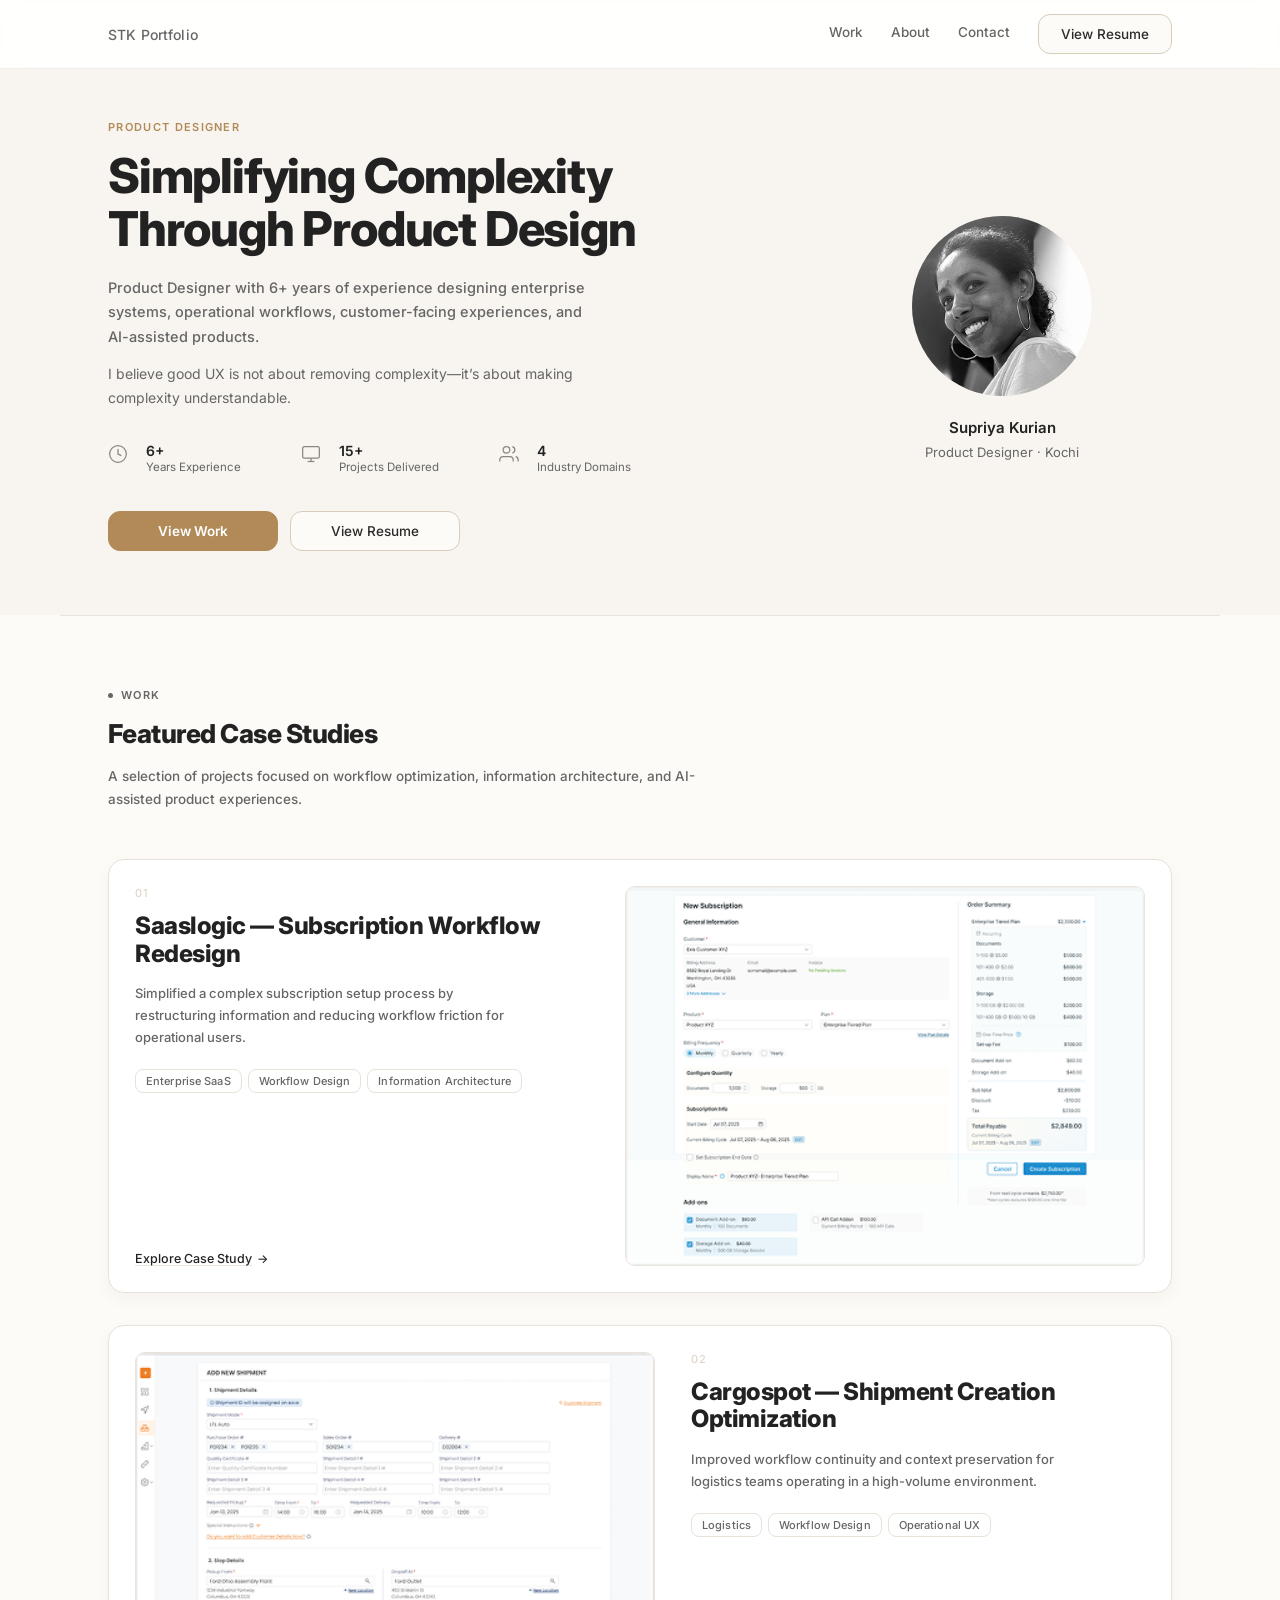
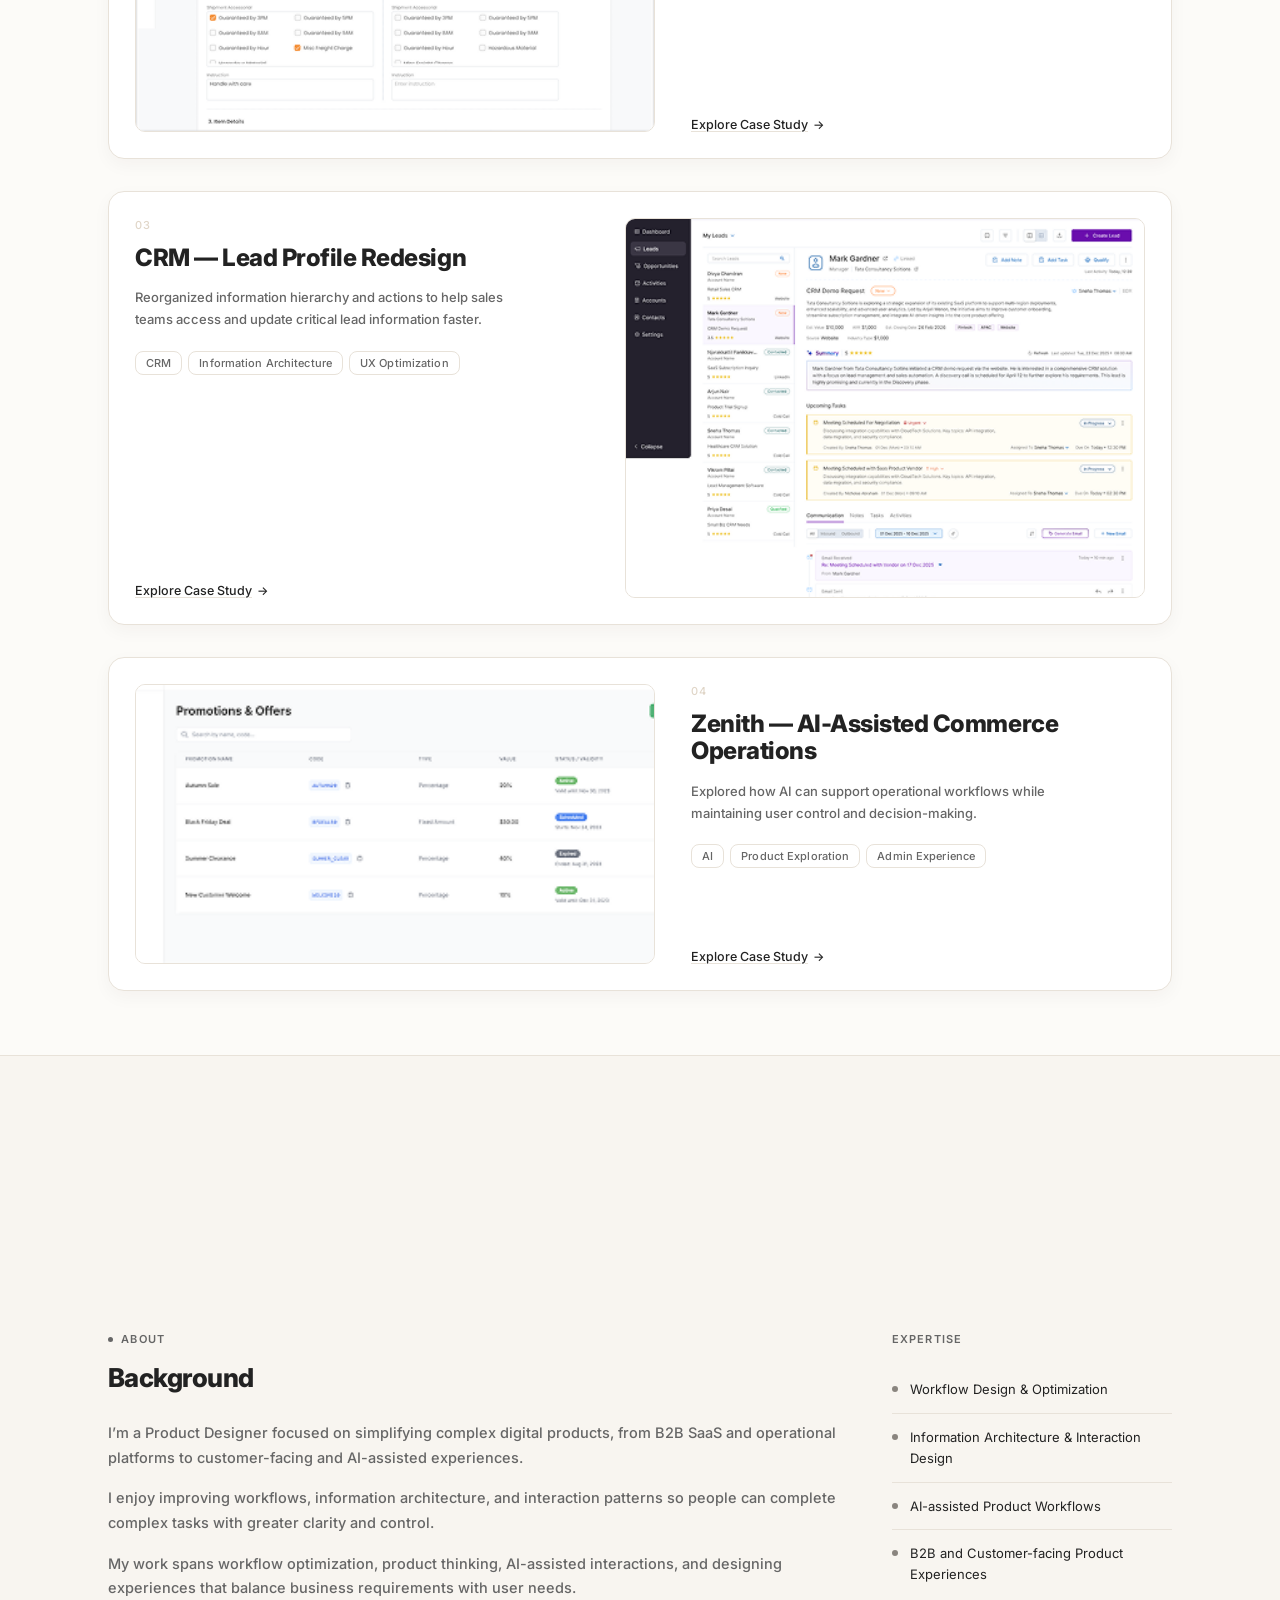
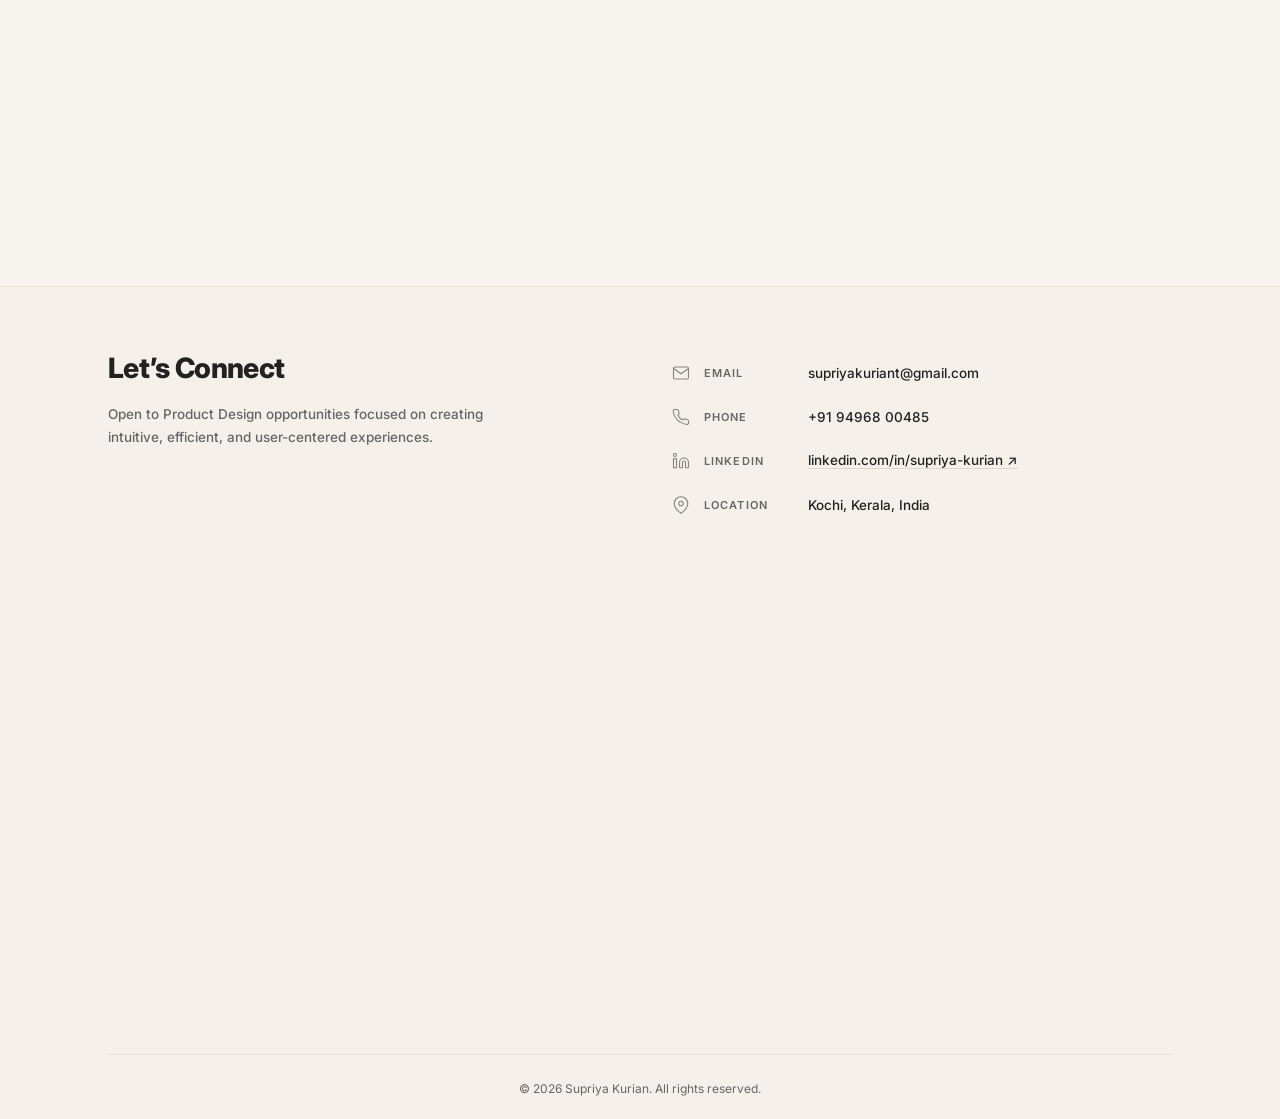
<file: index.html>
<!DOCTYPE html>
<html lang="en">
<head>
<meta charset="UTF-8">
<meta name="viewport" content="width=device-width, initial-scale=1.0">
<title>Supriya Kurian — Product Designer</title>
<link rel="preconnect" href="https://fonts.googleapis.com">
<link href="https://fonts.googleapis.com/css2?family=Inter:wght@400;500;600;800&display=swap" rel="stylesheet">
<link rel="stylesheet" href="css/style.css">
</head>
<body>

<nav class="nav">
  <div class="container">
    <a class="nav-logo" href="/" style="text-decoration:none">STK Portfolio</a>
    <div class="nav-links">
      <a class="nav-link" href="#work">Work</a>
      <a class="nav-link" href="#about">About</a>
      <a class="nav-link" href="#contact">Contact</a>
      <button class="nav-hamburger" aria-label="Open navigation" aria-expanded="false">
        <span></span><span></span><span></span>
      </button>
      <a class="nav-resume" href="resume.html">View Resume</a>
    </div>
  </div>
</nav>
<div class="nav-mobile-menu" id="navMobileMenu">
  <a class="nav-mobile-link" href="#work">Work</a>
  <a class="nav-mobile-link" href="#about">About</a>
  <a class="nav-mobile-link" href="#contact">Contact</a>
</div>

<section class="hero">
  <div class="container">
  <div class="hero-inner">

    <div class="hero-left">
      <p class="role-label">Product Designer</p>
      <h1 class="hero-name">Simplifying Complexity Through Product Design</h1>
      <p class="hero-intro">Product Designer with 6+ years of experience designing enterprise systems, operational workflows, customer-facing experiences, and AI-assisted products.</p>
      <p class="hero-philosophy">I believe good UX is not about removing complexity&mdash;it&rsquo;s about making complexity understandable.</p>
      <div class="stats-row">
        <div class="stat-item">
          <div class="stat-icon">
            <svg viewBox="0 0 24 24" fill="none" stroke="currentColor" stroke-width="1.5"><circle cx="12" cy="12" r="10"/><polyline points="12 6 12 12 16 14"/></svg>
          </div>
          <div class="stat-text">
            <span class="stat-num">6+</span>
            <span class="stat-label">Years Experience</span>
          </div>
        </div>
        <div class="stat-item">
          <div class="stat-icon">
            <svg viewBox="0 0 24 24" fill="none" stroke="currentColor" stroke-width="1.5"><rect x="2" y="3" width="20" height="14" rx="2"/><line x1="8" y1="21" x2="16" y2="21"/><line x1="12" y1="17" x2="12" y2="21"/></svg>
          </div>
          <div class="stat-text">
            <span class="stat-num">15+</span>
            <span class="stat-label">Projects Delivered</span>
          </div>
        </div>
        <div class="stat-item">
          <div class="stat-icon">
            <svg viewBox="0 0 24 24" fill="none" stroke="currentColor" stroke-width="1.5"><path d="M17 21v-2a4 4 0 0 0-4-4H5a4 4 0 0 0-4 4v2"/><circle cx="9" cy="7" r="4"/><path d="M23 21v-2a4 4 0 0 0-3-3.87"/><path d="M16 3.13a4 4 0 0 1 0 7.75"/></svg>
          </div>
          <div class="stat-text">
            <span class="stat-num">4</span>
            <span class="stat-label">Industry Domains</span>
          </div>
        </div>
      </div>
      <div class="ctas">
        <a class="cta-p" href="#work">View Work</a>
        <a class="cta-s" href="resume.html">View Resume</a>
      </div>
    </div>

    <div class="hero-right">
      <div class="portrait">
        <img src="assets/images/portrait.png" alt="Supriya Kurian">
      </div>
      <p class="id-name">Supriya Kurian</p>
      <p class="id-role">Product Designer · Kochi</p>
    </div>

  </div>
  </div>
</section>

<section class="sec container" id="work">
  <p class="sec-label-eyebrow reveal">Work</p>
  <h2 class="sec-label reveal" style="transition-delay:60ms">Featured Case Studies</h2>
  <p class="sec-desc reveal" style="transition-delay:120ms">A selection of projects focused on workflow optimization, information architecture, and AI-assisted product experiences.</p>

  <div class="projects">

    <article class="proj reveal">
      <div class="pcontent">
        <p class="p-num">01</p>
        <h3 class="p-name">Saaslogic — Subscription Workflow Redesign</h3>
        <p class="p-desc">Simplified a complex subscription setup process by restructuring information and reducing workflow friction for operational users.</p>
        <div class="p-tags">
          <span class="tag">Enterprise SaaS</span>
          <span class="tag">Workflow Design</span>
          <span class="tag">Information Architecture</span>
        </div>
        <a class="p-link proj-link" href="saaslogic.html"><span class="p-link-text">Explore Case Study</span><span class="p-link-arr">→</span></a>
      </div>
      <div class="pvisual">
        <img class="pv-img" src="assets/images/saaslogic-thumb.png" alt="Saaslogic subscription workflow screen">
      </div>
    </article>

    <article class="proj proj-alt reveal">
      <div class="pcontent">
        <p class="p-num">02</p>
        <h3 class="p-name">Cargospot — Shipment Creation Optimization</h3>
        <p class="p-desc">Improved workflow continuity and context preservation for logistics teams operating in a high-volume environment.</p>
        <div class="p-tags">
          <span class="tag">Logistics</span>
          <span class="tag">Workflow Design</span>
          <span class="tag">Operational UX</span>
        </div>
        <a class="p-link proj-link" href="cargospot.html"><span class="p-link-text">Explore Case Study</span><span class="p-link-arr">→</span></a>
      </div>
      <div class="pvisual">
        <img class="pv-img" src="assets/images/cargospot-thumb.png" alt="Cargospot shipment creation screen">
      </div>
    </article>

    <article class="proj reveal">
      <div class="pcontent">
        <p class="p-num">03</p>
        <h3 class="p-name">CRM — Lead Profile Redesign</h3>
        <p class="p-desc">Reorganized information hierarchy and actions to help sales teams access and update critical lead information faster.</p>
        <div class="p-tags">
          <span class="tag">CRM</span>
          <span class="tag">Information Architecture</span>
          <span class="tag">UX Optimization</span>
        </div>
        <a class="p-link proj-link" href="crm.html"><span class="p-link-text">Explore Case Study</span><span class="p-link-arr">→</span></a>
      </div>
      <div class="pvisual">
        <img class="pv-img" src="assets/images/crm-thumb.png" alt="CRM lead profile screen">
      </div>
    </article>

    <article class="proj proj-alt reveal">
      <div class="pcontent">
        <p class="p-num">04</p>
        <h3 class="p-name">Zenith — AI-Assisted Commerce Operations</h3>
        <p class="p-desc">Explored how AI can support operational workflows while maintaining user control and decision-making.</p>
        <div class="p-tags">
          <span class="tag">AI</span>
          <span class="tag">Product Exploration</span>
          <span class="tag">Admin Experience</span>
        </div>
        <a class="p-link proj-link" href="zenith.html"><span class="p-link-text">Explore Case Study</span><span class="p-link-arr">→</span></a>
      </div>
      <div class="pvisual">
        <img class="pv-img" src="assets/images/zenith-thumb.png" alt="Zenith promotions and offers screen">
      </div>
    </article>

  </div>
</section>


<section class="about-sec" id="about">
  <div class="about-inner container">
    <div class="about-grid">
      <div class="about-left">
        <p class="sec-label-eyebrow reveal">About</p>
        <h2 class="about-heading reveal" style="transition-delay:60ms">Background</h2>
        <p class="about-bio reveal" style="transition-delay:130ms">I&rsquo;m a Product Designer focused on simplifying complex digital products, from B2B SaaS and operational platforms to customer-facing and AI-assisted experiences.</p>
        <p class="about-bio reveal" style="transition-delay:180ms">I enjoy improving workflows, information architecture, and interaction patterns so people can complete complex tasks with greater clarity and control.</p>
        <p class="about-bio reveal" style="transition-delay:230ms">My work spans workflow optimization, product thinking, AI-assisted interactions, and designing experiences that balance business requirements with user needs.</p>
      </div>
      <div class="about-right">
        <p class="about-skills-label reveal" style="transition-delay:290ms">Expertise</p>
        <ul class="about-skills">
          <li class="about-skill-item reveal" style="transition-delay:330ms">
            <span class="skill-dot"></span>
            <span>Workflow Design &amp; Optimization</span>
          </li>
          <li class="about-skill-item reveal" style="transition-delay:370ms">
            <span class="skill-dot"></span>
            <span>Information Architecture &amp; Interaction Design</span>
          </li>
          <li class="about-skill-item reveal" style="transition-delay:410ms">
            <span class="skill-dot"></span>
            <span>AI-assisted Product Workflows</span>
          </li>
          <li class="about-skill-item reveal" style="transition-delay:450ms">
            <span class="skill-dot"></span>
            <span>B2B and Customer-facing Product Experiences</span>
          </li>
        </ul>
      </div>
    </div>
  </div>
</section>

<section class="contact-sec" id="contact">
  <div class="contact-inner container">
    <div class="contact-grid">
      <div>
        <h2 class="contact-heading reveal">Let&rsquo;s Connect</h2>
        <p class="contact-text reveal" style="transition-delay:70ms">Open to Product Design opportunities focused on creating intuitive, efficient, and user-centered experiences.</p>
      </div>
      <div class="contact-list">
        <div class="contact-item reveal" style="transition-delay:150ms">
          <svg class="contact-icon" viewBox="0 0 24 24" fill="none" stroke="currentColor" stroke-width="1.5"><rect x="2" y="4" width="20" height="16" rx="2"/><path d="M2 6l10 7L22 6"/></svg>
          <span class="contact-label">Email</span>
          <span class="contact-value">supriyakuriant@gmail.com</span>
        </div>
        <div class="contact-item reveal" style="transition-delay:190ms">
          <svg class="contact-icon" viewBox="0 0 24 24" fill="none" stroke="currentColor" stroke-width="1.5"><path d="M22 16.92v3a2 2 0 0 1-2.18 2 19.79 19.79 0 0 1-8.63-3.07A19.5 19.5 0 0 1 4.69 13a19.79 19.79 0 0 1-3.07-8.67A2 2 0 0 1 3.6 2h3a2 2 0 0 1 2 1.72c.127.96.361 1.903.7 2.81a2 2 0 0 1-.45 2.11L7.91 9.91a16 16 0 0 0 6.18 6.18l.92-.92a2 2 0 0 1 2.11-.45c.907.339 1.85.573 2.81.7A2 2 0 0 1 22 17z"/></svg>
          <span class="contact-label">Phone</span>
          <span class="contact-value">+91 94968 00485</span>
        </div>
        <div class="contact-item reveal" style="transition-delay:230ms">
          <svg class="contact-icon" viewBox="0 0 24 24" fill="none" stroke="currentColor" stroke-width="1.5"><path d="M16 8a6 6 0 0 1 6 6v7h-4v-7a2 2 0 0 0-2-2 2 2 0 0 0-2 2v7h-4v-7a6 6 0 0 1 6-6z"/><rect x="2" y="9" width="4" height="12"/><circle cx="4" cy="4" r="2"/></svg>
          <span class="contact-label">LinkedIn</span>
          <a class="contact-link" href="https://www.linkedin.com/in/supriya-kurian-8a3241125/" target="_blank">linkedin.com/in/supriya-kurian <span aria-hidden="true">↗</span></a>
        </div>
        <div class="contact-item reveal" style="transition-delay:270ms">
          <svg class="contact-icon" viewBox="0 0 24 24" fill="none" stroke="currentColor" stroke-width="1.5"><path d="M21 10c0 7-9 13-9 13s-9-6-9-13a9 9 0 0 1 18 0z"/><circle cx="12" cy="10" r="3"/></svg>
          <span class="contact-label">Location</span>
          <span class="contact-value">Kochi, Kerala, India</span>
        </div>
      </div>
    </div>
    <div class="contact-footer">
      <span>&copy; 2026 Supriya Kurian. All rights reserved.</span>
    </div>
  </div>
</section>

<script>
(function(){
  var NAV_H = 68;
  var nav = document.querySelector('.nav');
  var navLinks = Array.prototype.slice.call(document.querySelectorAll('.nav-link'));
  var sectionIds = ['work','about','contact'];
  var sections = sectionIds.map(function(id){return document.getElementById(id)}).filter(Boolean);

  function easeInOutQuad(t){ return t < 0.5 ? 2*t*t : -1 + (4 - 2*t)*t; }

  function smoothScrollTo(target, duration){
    var startY = window.pageYOffset;
    var targetY = target.getBoundingClientRect().top + startY - NAV_H;
    if(targetY < 0) targetY = 0;
    var startTime = null;
    function step(timestamp){
      if(!startTime) startTime = timestamp;
      var progress = Math.min((timestamp - startTime) / duration, 1);
      window.scrollTo(0, startY + (targetY - startY) * easeInOutQuad(progress));
      if(progress < 1) requestAnimationFrame(step);
    }
    requestAnimationFrame(step);
  }

  navLinks.forEach(function(link){
    link.addEventListener('click', function(e){
      var href = link.getAttribute('href');
      if(href && href.charAt(0) === '#'){
        var target = document.getElementById(href.slice(1));
        if(target){
          e.preventDefault();
          smoothScrollTo(target, 500);
          history.pushState(null, '', href);
        }
      }
    });
  });

  /* Active section: last section whose top is above the 35% trigger point */
  function updateActive(){
    var scrollY = window.scrollY;
    var triggerY = scrollY + NAV_H + (window.innerHeight - NAV_H) * 0.35;
    var current = null;
    for(var i = 0; i < sections.length; i++){
      var top = sections[i].getBoundingClientRect().top + scrollY;
      if(top <= triggerY) current = sectionIds[i];
    }
    navLinks.forEach(function(link){
      link.classList.toggle('active', !!current && link.getAttribute('href') === '#' + current);
    });
  }

  function onScroll(){
    nav.classList.toggle('scrolled', window.scrollY > 4);
    updateActive();
  }
  window.addEventListener('scroll', onScroll, {passive:true});
  updateActive();
  onScroll();
})();

(function(){
  if(!window.IntersectionObserver) return;
  if(window.matchMedia('(prefers-reduced-motion: reduce)').matches) return;
  var obs = new IntersectionObserver(function(entries){
    entries.forEach(function(e){
      if(e.isIntersecting){
        e.target.classList.add('revealed');
        obs.unobserve(e.target);
      }
    });
  },{threshold:0.08,rootMargin:'0px 0px -24px 0px'});
  document.querySelectorAll('.reveal').forEach(function(el){ obs.observe(el); });
})();
</script>
<script src="js/nav-mobile.js"></script>
</body>
</html>
</file>
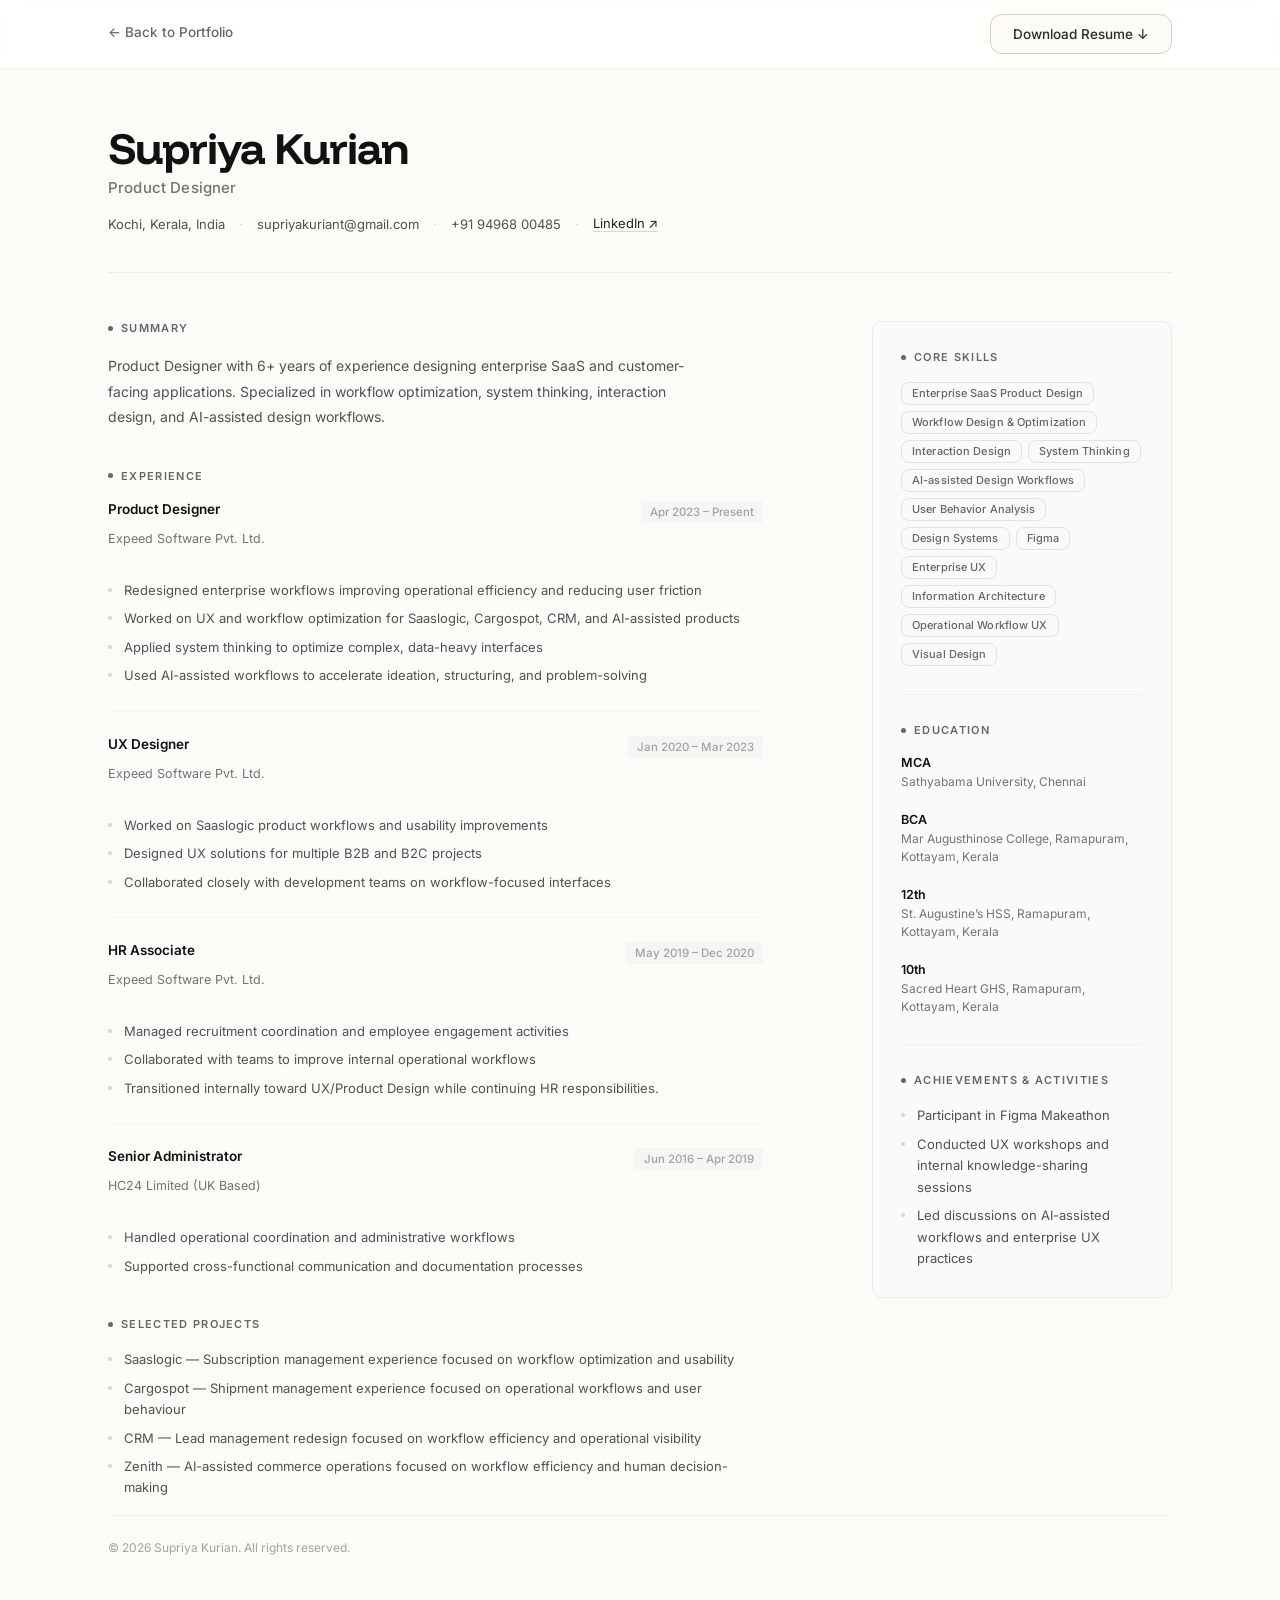
<file: resume.html>
﻿<!DOCTYPE html>
<html lang="en">
<head>
<meta charset="UTF-8">
<meta name="viewport" content="width=device-width, initial-scale=1.0">
<title>R&eacute;sum&eacute; &mdash; Supriya Kurian</title>
<link rel="preconnect" href="https://fonts.googleapis.com">
<link href="https://fonts.googleapis.com/css2?family=Funnel+Display:wght@700&family=Inter:wght@400;500;600&display=swap" rel="stylesheet">
<link rel="stylesheet" href="css/style.css">
<link rel="stylesheet" href="css/resume.css">
</head>
<body>

<nav class="nav">
  <div class="container">
    <a class="nav-link" href="index.html">&#8592; Back to Portfolio</a>
    <a class="nav-resume" href="assets/Supriya-Kurian-Resume.pdf" target="_blank" download>Download Resume <span class="dl-arrow">&#8595;</span></a>
  </div>
</nav>

<div class="res-page container">

  <header class="res-header">
    <div class="res-header-inner">
      <div class="res-identity">
        <h1 class="res-name">Supriya Kurian</h1>
        <p class="res-role-title">Product Designer</p>
        <div class="res-contact-row">
          <span class="res-contact-item">Kochi, Kerala, India</span>
          <span class="res-dot">&middot;</span>
          <a class="res-contact-item res-contact-plain" href="mailto:supriyakuriant@gmail.com">supriyakuriant@gmail.com</a>
          <span class="res-dot">&middot;</span>
          <a class="res-contact-item res-contact-plain" href="tel:+919496800485">+91 94968 00485</a>
          <span class="res-dot">&middot;</span>
          <a class="res-contact-item res-linkedin" href="https://www.linkedin.com/in/supriya-kurian-8a3241125/" target="_blank">LinkedIn <span aria-hidden="true">↗</span></a>
        </div>
      </div>
    </div>
  </header>

  <div class="res-body">

    <div class="res-main">

      <section class="res-section">
        <p class="sec-label-eyebrow">Summary</p>
        <p class="res-summary">Product Designer with 6+ years of experience designing enterprise SaaS and customer-facing applications. Specialized in workflow optimization, system thinking, interaction design, and AI-assisted design workflows.</p>
      </section>

      <section class="res-section">
        <p class="sec-label-eyebrow">Experience</p>
        <div class="res-exp-list">

          <div class="res-exp-item">
            <div class="res-exp-header">
              <div>
                <p class="res-exp-role">Product Designer</p>
                <p class="res-exp-company">Expeed Software Pvt. Ltd.</p>
              </div>
              <span class="res-exp-date">Apr 2023 &ndash; Present</span>
            </div>
            <ul class="res-bullets">
              <li>Redesigned enterprise workflows improving operational efficiency and reducing user friction</li>
              <li>Worked on UX and workflow optimization for Saaslogic, Cargospot, CRM, and AI-assisted products</li>
              <li>Applied system thinking to optimize complex, data-heavy interfaces</li>
              <li>Used AI-assisted workflows to accelerate ideation, structuring, and problem-solving</li>
            </ul>
          </div>

          <div class="res-exp-item">
            <div class="res-exp-header">
              <div>
                <p class="res-exp-role">UX Designer</p>
                <p class="res-exp-company">Expeed Software Pvt. Ltd.</p>
              </div>
              <span class="res-exp-date">Jan 2020 &ndash; Mar 2023</span>
            </div>
            <ul class="res-bullets">
              <li>Worked on Saaslogic product workflows and usability improvements</li>
              <li>Designed UX solutions for multiple B2B and B2C projects</li>
              <li>Collaborated closely with development teams on workflow-focused interfaces</li>
            </ul>
          </div>

          <div class="res-exp-item">
            <div class="res-exp-header">
              <div>
                <p class="res-exp-role">HR Associate</p>
                <p class="res-exp-company">Expeed Software Pvt. Ltd.</p>
              </div>
              <span class="res-exp-date">May 2019 &ndash; Dec 2020</span>
            </div>
            <ul class="res-bullets">
              <li>Managed recruitment coordination and employee engagement activities</li>
              <li>Collaborated with teams to improve internal operational workflows</li>
              <li>Transitioned internally toward UX/Product Design while continuing HR responsibilities.</li>
            </ul>
          </div>

          <div class="res-exp-item">
            <div class="res-exp-header">
              <div>
                <p class="res-exp-role">Senior Administrator</p>
                <p class="res-exp-company">HC24 Limited (UK Based)</p>
              </div>
              <span class="res-exp-date">Jun 2016 &ndash; Apr 2019</span>
            </div>
            <ul class="res-bullets">
              <li>Handled operational coordination and administrative workflows</li>
              <li>Supported cross-functional communication and documentation processes</li>
            </ul>
          </div>

        </div>
      </section>

      <section class="res-section">
        <p class="sec-label-eyebrow">Selected Projects</p>
        <ul class="res-bullets">
          <li>Saaslogic &mdash; Subscription management experience focused on workflow optimization and usability</li>
          <li>Cargospot &mdash; Shipment management experience focused on operational workflows and user behaviour</li>
          <li>CRM &mdash; Lead management redesign focused on workflow efficiency and operational visibility</li>
          <li>Zenith &mdash; AI-assisted commerce operations focused on workflow efficiency and human decision-making</li>
        </ul>
      </section>

    </div>

    <div class="res-sidebar">

      <section class="res-section">
        <p class="sec-label-eyebrow">Core Skills</p>
        <div class="res-tags">
          <span class="tag">Enterprise SaaS Product Design</span>
          <span class="tag">Workflow Design &amp; Optimization</span>
          <span class="tag">Interaction Design</span>
          <span class="tag">System Thinking</span>
          <span class="tag">AI-assisted Design Workflows</span>
          <span class="tag">User Behavior Analysis</span>
          <span class="tag">Design Systems</span>
          <span class="tag">Figma</span>
          <span class="tag">Enterprise UX</span>
          <span class="tag">Information Architecture</span>
          <span class="tag">Operational Workflow UX</span>
          <span class="tag">Visual Design</span>
        </div>
      </section>

      <section class="res-section">
        <p class="sec-label-eyebrow">Education</p>
        <ul class="res-edu-list">
          <li class="res-edu-item">
            <span class="res-edu-deg">MCA</span>
            <span class="res-edu-inst">Sathyabama University, Chennai</span>
          </li>
          <li class="res-edu-item">
            <span class="res-edu-deg">BCA</span>
            <span class="res-edu-inst">Mar Augusthinose College, Ramapuram, Kottayam, Kerala</span>
          </li>
          <li class="res-edu-item">
            <span class="res-edu-deg">12th</span>
            <span class="res-edu-inst">St. Augustine&rsquo;s HSS, Ramapuram, Kottayam, Kerala</span>
          </li>
          <li class="res-edu-item">
            <span class="res-edu-deg">10th</span>
            <span class="res-edu-inst">Sacred Heart GHS, Ramapuram, Kottayam, Kerala</span>
          </li>
        </ul>
      </section>

      <section class="res-section">
        <p class="sec-label-eyebrow">Achievements &amp; Activities</p>
        <ul class="res-bullets">
          <li>Participant in Figma Makeathon</li>
          <li>Conducted UX workshops and internal knowledge-sharing sessions</li>
          <li>Led discussions on AI-assisted workflows and enterprise UX practices</li>
        </ul>
      </section>

    </div>
  </div>

  <footer class="res-footer">
    <span>&copy; 2026 Supriya Kurian. All rights reserved.</span>
  </footer>

</div>
</body>
</html>
</file>
<file: css/style.css>
:root{
  --bg:#FCFBF8;
  --hero-bg:#F8F5F0;
  --card:#FFFFFF;
  --accent:#B28A58;
  --accent-text:#8B6238;
  --accent-bg:#EFE7DD;
  --text:#222222;
  --text-secondary:#666666;
  --border:#E8E2D9;
  --btn-primary:#2C2A28;
  --btn-primary-hover:#3A3734;
  --btn-secondary-border:#E0D6C8;
  --btn-secondary-hover:#F8F5F0;
  --contact-bg:#F5F1EA;
  --icon-neutral:#8A857F;
  --link-default:#444444;
}

*,*::before,*::after{box-sizing:border-box;margin:0;padding:0}
html{scroll-behavior:auto}
body{padding-top:68px}
html,body{height:100%;background:var(--bg);font-family:'Inter',system-ui,sans-serif;color:var(--text);-webkit-font-smoothing:antialiased}

/* NAV */
.nav{
  position:fixed;top:0;left:0;right:0;z-index:100;
  background:rgba(255,255,255,.82);
  backdrop-filter:blur(10px);
  -webkit-backdrop-filter:blur(10px);
  box-shadow:0 1px 0 rgba(40,35,30,.03);
  height:68px;display:flex;align-items:center;
  transition:box-shadow 200ms ease;
}
.container{
  max-width:1160px;margin:0 auto;
  padding-left:48px;padding-right:48px;
}
.nav .container{
  display:flex;align-items:center;justify-content:space-between;
  width:100%;
}
.nav.scrolled{
  box-shadow:0 2px 14px rgba(40,35,30,.05);
}
.nav-logo{
  font-size:14px;font-weight:500;color:var(--text-secondary);
  letter-spacing:0.01em;
}
.nav-links{display:flex;align-items:center;gap:28px}
.nav-link{
  position:relative;
  font-size:13.5px;font-weight:500;color:var(--text-secondary);
  text-decoration:none;cursor:pointer;
  padding-bottom:4px;
  transition:color 200ms ease;
}
.nav-link::after{
  content:'';position:absolute;left:0;right:0;bottom:0;
  height:2px;background:var(--accent);
  transform:scaleX(0);transform-origin:left;
  transition:transform 200ms ease;
}
.nav-link:hover{color:var(--text)}
.nav-link:hover::after{transform:scaleX(1)}
.nav-link.active{color:var(--accent-text);font-weight:600}
.nav-link.active::after{transform:scaleX(1)}
.nav-resume{
  font-size:13.5px;font-weight:500;color:#2C2A28;
  background:#FCFBF8;
  padding:11px 22px;
  border:1.5px solid #D8CCBA;
  border-radius:12px;
  cursor:pointer;
  text-decoration:none;
  transition:all 180ms ease;
  white-space:nowrap;
}
.nav-resume:hover{background:#F4EEE6;border-color:#B28A58;color:#2C2A28}

/* HAMBURGER */
.nav-hamburger{
  display:none;
  background:none;border:none;cursor:pointer;
  padding:8px 6px;margin:0;
  flex-direction:column;gap:5px;align-items:center;justify-content:center;
}
.nav-hamburger span{
  display:block;width:22px;height:2px;
  background:var(--text);border-radius:2px;
  transition:transform 200ms ease,opacity 200ms ease;
}
.nav-hamburger[aria-expanded="true"] span:nth-child(1){transform:translateY(7px) rotate(45deg)}
.nav-hamburger[aria-expanded="true"] span:nth-child(2){opacity:0;transform:scaleX(0)}
.nav-hamburger[aria-expanded="true"] span:nth-child(3){transform:translateY(-7px) rotate(-45deg)}

/* MOBILE NAV DROPDOWN */
.nav-mobile-menu{
  display:none;
  position:fixed;top:68px;left:0;right:0;z-index:99;
  background:rgba(252,251,248,.97);
  backdrop-filter:blur(10px);-webkit-backdrop-filter:blur(10px);
  box-shadow:0 4px 16px rgba(40,35,30,.08);
  border-top:1px solid rgba(40,35,30,.06);
}
.nav-mobile-menu.open{display:block}
.nav-mobile-link{
  display:block;
  padding:14px 20px;
  font-size:15px;font-weight:500;
  color:var(--text);text-decoration:none;
  border-bottom:1px solid rgba(40,35,30,.06);
}
.nav-mobile-link:last-child{border-bottom:none}
.nav-mobile-link:active{background:rgba(178,138,88,.08)}

/* HERO */
.hero{
  padding-top:52px;padding-bottom:64px;
  background:var(--hero-bg);
}
.hero-inner{
  display:grid;
  grid-template-columns:1fr 340px;
  gap:72px;
  align-items:center;
}
.hero-left{min-width:0}

.role-label{
  font-size:11px;font-weight:600;color:var(--accent);
  letter-spacing:.12em;text-transform:uppercase;
  margin-bottom:16px;
}
.hero-name{
  font-family:'Inter',system-ui;
  font-size:48px;font-weight:800;color:var(--text);
  letter-spacing:-0.025em;line-height:1.1;
  margin-bottom:20px;
}
.hero-desc{
  font-size:14px;font-weight:400;color:var(--text-secondary);
  line-height:1.75;margin-bottom:0;max-width:540px;
}
.hero-intro{
  font-size:14.5px;font-weight:500;color:var(--text-secondary);
  line-height:1.7;margin-bottom:12px;max-width:480px;
}
.hero-philosophy{
  font-size:14px;font-weight:400;color:var(--text-secondary);
  line-height:1.75;margin-bottom:32px;max-width:480px;
}

.stats-row{
  display:flex;align-items:center;gap:60px;
  margin-bottom:36px;
  flex-wrap:wrap;
}
.stat-item{
  display:flex;align-items:flex-start;gap:18px;
}
.stat-icon{
  width:20px;height:20px;
  display:flex;align-items:center;justify-content:center;
  flex-shrink:0;color:var(--icon-neutral);
  margin-top:1px;
}
.stat-icon svg{width:20px;height:20px}
.stat-text{display:flex;flex-direction:column;gap:2px}
.stat-num{font-size:14px;font-weight:600;color:var(--text);line-height:1.2}
.stat-label{font-size:11.5px;font-weight:400;color:var(--text-secondary);line-height:1.2}

.ctas{display:flex;align-items:center;gap:12px}
.cta-p{
  font-size:13.5px;font-weight:600;color:#fff;
  background:var(--accent);padding:11px 22px;
  min-width:170px;text-align:center;
  border-radius:12px;border:1px solid var(--accent);
  cursor:pointer;transition:all 200ms ease;
  font-family:'Inter',system-ui;
  text-decoration:none;display:inline-block;
}
.cta-p:hover{background:#9B7547;border-color:#9B7547;transform:translateY(-1px)}
.cta-s{
  font-size:13.5px;font-weight:500;color:var(--btn-primary);
  background:var(--bg);padding:11px 22px;
  min-width:170px;text-align:center;
  border-radius:12px;border:1.5px solid #D8CCBA;
  cursor:pointer;transition:all 200ms ease;
  font-family:'Inter',system-ui;
  text-decoration:none;display:inline-block;
}
.cta-s:hover{background:#F4EEE6;border-color:var(--accent)}

.hero-right{
  display:flex;flex-direction:column;align-items:center;
  padding-top:4px;
}
.portrait{
  width:180px;height:180px;
  border-radius:50%;
  overflow:hidden;
  background:var(--accent-bg);
  margin-bottom:22px;
  flex-shrink:0;
}
.portrait img{
  width:100%;height:100%;
  object-fit:cover;
  object-position:center 18%;
  display:block;
}
.id-name{
  font-size:15px;font-weight:600;
  color:var(--text);text-align:center;
  margin-bottom:7px;
}
.id-role{
  font-size:13px;font-weight:400;
  color:var(--text-secondary);text-align:center;
}

/* FEATURED CASE STUDIES */
.sec{
  padding-top:72px;padding-bottom:64px;
  background:var(--bg);
  border-top:1px solid var(--border);
  scroll-margin-top:68px;
}
.sec-label-eyebrow{
  display:flex;align-items:center;gap:8px;
  font-size:11px;font-weight:600;color:var(--text-secondary);
  letter-spacing:.12em;text-transform:uppercase;
  margin-bottom:16px;
}
.sec-label-eyebrow::before{
  content:'';width:5px;height:5px;border-radius:50%;
  background:var(--text-secondary);display:inline-block;flex-shrink:0;
}
.sec-label{
  font-family:'Inter',system-ui;
  font-size:26px;font-weight:800;color:var(--text);
  letter-spacing:-0.02em;margin-bottom:16px;
}
.sec-desc{
  font-size:13.5px;font-weight:500;color:var(--text-secondary);
  line-height:1.7;margin-bottom:48px;max-width:620px;
}

.projects{display:flex;flex-direction:column;gap:32px}

.proj{
  display:grid;
  grid-template-columns:1fr 520px;
  gap:36px;
  align-items:stretch;
  padding:26px;
  background:var(--card);
  border:1px solid var(--border);
  border-radius:16px;
  box-shadow:0 6px 18px rgba(40,35,30,.04);
  cursor:pointer;
  transition:all 200ms ease;
  position:relative;
}
.proj-link::before{
  content:"";
  position:absolute;
  inset:0;
  z-index:1;
  border-radius:16px;
}
.proj:hover{transform:translateY(-2px);box-shadow:0 12px 32px rgba(40,35,30,.10);border-color:var(--btn-secondary-border);background:#FEFCF9}
.proj:hover .pv-img{transform:scale(1.018);filter:brightness(1.02)}
.proj:hover .p-link{color:var(--accent-text)}
.proj:hover .p-link-arr{transform:translateX(2px)}
.proj:hover .p-link-text{text-decoration-color:var(--accent-text)}

.pcontent{display:flex;flex-direction:column;height:100%}
.p-num{
  font-size:11px;font-weight:500;color:var(--btn-secondary-border);
  letter-spacing:.06em;margin-bottom:12px;
}
.p-name{
  font-family:'Inter',system-ui;
  font-size:24px;font-weight:800;color:var(--text);
  letter-spacing:-0.02em;line-height:1.15;
  margin-bottom:16px;
}
.p-desc{
  font-size:13px;font-weight:500;color:var(--text-secondary);
  line-height:1.68;margin-bottom:20px;max-width:400px;
}
.p-tags{display:flex;align-items:center;flex-wrap:wrap;gap:6px;margin-bottom:0}
.tag{
  font-size:11px;font-weight:500;color:var(--text-secondary);
  background:transparent;border:1px solid var(--border);
  padding:4px 10px;border-radius:8px;letter-spacing:.01em;
}
.p-link{
  font-size:12.5px;font-weight:500;color:var(--text);
  display:inline-flex;align-items:center;gap:5px;
  transition:color 180ms ease;
  text-decoration:none;
  margin-top:auto;padding-top:28px;
}
.p-link-arr{display:inline-block;transition:transform 200ms ease;font-size:12px}
.p-link-text{
  text-decoration:underline;
  text-decoration-color:var(--border);
  text-underline-offset:2px;
  text-decoration-thickness:1px;
  transition:text-decoration-color 180ms ease;
}

.pvisual{
  width:100%;height:100%;
  min-height:280px;
  border-radius:10px;
  overflow:hidden;
  border:1px solid var(--border);
}
.pv-img{
  width:100%;height:100%;
  display:block;
  object-fit:cover;
  object-position:top center;
  transition:transform 400ms ease;
}

/* Alternating card layout — image left on even cards */
.proj-alt{grid-template-columns:520px 1fr}
.proj-alt .pvisual{order:-1}


/* ABOUT */
.about-sec{
  background:var(--hero-bg);
  border-top:1px solid var(--border);
  border-bottom:1px solid var(--border);
  min-height:calc(100vh - 68px);
  min-height:calc(100svh - 68px);
  display:flex;flex-direction:column;justify-content:center;
  scroll-margin-top:68px;
}
.about-inner{
  padding-top:40px;padding-bottom:48px;
  width:100%;
}
.about-grid{
  display:grid;
  grid-template-columns:1fr 280px;
  gap:56px;
  align-items:start;
}
.about-heading{
  font-family:'Inter',system-ui;
  font-size:26px;font-weight:800;color:var(--text);
  letter-spacing:-0.02em;
  margin-bottom:28px;margin-top:12px;
}
.about-bio{
  font-size:14.5px;font-weight:500;color:var(--text-secondary);
  line-height:1.7;margin-bottom:16px;
}
.about-bio:last-child{margin-bottom:0}
.about-right{
  background:transparent;
  border:none;
  border-radius:0;
  padding:0;
  box-shadow:none;
}
.about-skills-label{
  font-size:11px;font-weight:600;color:var(--text-secondary);
  letter-spacing:.1em;text-transform:uppercase;
  margin-bottom:20px;
}
.about-skills{list-style:none;display:flex;flex-direction:column;gap:0}
.about-skill-item{
  display:flex;align-items:flex-start;gap:12px;
  font-size:13px;font-weight:400;color:var(--text);
  line-height:1.6;
  padding:13px 0;
  border-bottom:1px solid var(--border);
}
.about-skill-item:last-child{border-bottom:none;padding-bottom:0}
.skill-dot{
  width:6px;height:6px;border-radius:50%;
  background:var(--icon-neutral);flex-shrink:0;
  margin-top:7px;
}
/* CONTACT */
.contact-sec{
  background:var(--contact-bg);
  color:var(--text);
  min-height:calc(100vh - 68px);
  min-height:calc(100svh - 68px);
  display:flex;flex-direction:column;
  scroll-margin-top:68px;
}
.contact-inner{
  flex:1;display:flex;flex-direction:column;
  width:100%;
  padding-top:64px;padding-bottom:0;
}
.contact-grid{
  flex:1;
  display:grid;
  grid-template-columns:1fr 1fr;
  gap:64px;
  align-items:start;
  padding-bottom:40px;
}
.contact-heading{
  font-family:'Inter',system-ui;
  font-size:28px;font-weight:800;color:var(--text);
  letter-spacing:-0.02em;margin-bottom:18px;
}
.contact-text{
  font-size:13.5px;font-weight:500;color:var(--text-secondary);
  line-height:1.7;max-width:420px;
}
.contact-list{
  display:flex;flex-direction:column;
}
.contact-item{
  display:flex;align-items:center;gap:14px;
  padding:13px 0;
}
.contact-icon{
  width:18px;height:18px;
  color:var(--icon-neutral);
  flex-shrink:0;
  transition:color 180ms ease;
}
.contact-item:has(.contact-link:hover) .contact-icon{color:var(--accent-text)}
.contact-label{
  font-size:11px;font-weight:600;color:var(--text-secondary);
  letter-spacing:.1em;text-transform:uppercase;
  width:90px;flex-shrink:0;
}
.contact-value{
  font-size:13.5px;font-weight:500;color:var(--text);
}
.contact-link{
  font-size:13.5px;font-weight:500;color:var(--text);
  text-decoration:none;
  display:inline-flex;align-items:center;gap:4px;
  border-bottom:1px solid var(--btn-secondary-border);
  transition:color 180ms ease,border-color 180ms ease;
}
.contact-link:hover{color:var(--accent-text);border-bottom-color:var(--accent-text)}
.contact-footer{
  border-top:1px solid var(--border);
  padding:22px 0;
  text-align:center;
}
.contact-footer span{
  font-size:12px;font-weight:400;color:var(--text-secondary);
}

/* SCROLL REVEAL */
.reveal{
  opacity:0;
  transform:translateY(16px);
  transition:opacity 250ms ease-out, transform 250ms ease-out;
}
.revealed{
  opacity:1;
  transform:translateY(0);
}
.about-sec .reveal,.contact-sec .reveal{
  transition-duration:500ms;
}
@media (prefers-reduced-motion: reduce){
  .reveal,.revealed{opacity:1;transform:none;transition:none}
}

/* RESPONSIVE */

/* ── Tablet only (769px–1024px) ── */
@media (min-width:769px) and (max-width:1024px){
  .hero-inner{grid-template-columns:1fr 260px;gap:40px}
  .portrait{width:150px;height:150px}
  .proj{grid-template-columns:1fr 360px;gap:24px}
  .proj-alt{grid-template-columns:360px 1fr}
  .about-grid{grid-template-columns:1fr 240px}
}

/* ── Mobile + tablet stacking (≤768px) ── */
@media (max-width:768px){
  .container{padding-left:20px;padding-right:20px}
  .hero{padding-top:40px;padding-bottom:52px}
  .hero-inner{grid-template-columns:1fr;gap:28px}
  .hero-right{order:-1}
  .proj,.proj-alt{grid-template-columns:1fr;gap:16px;padding:20px}
  .proj-alt .pvisual{order:0}
  .pvisual{min-height:220px}
  .about-grid{grid-template-columns:1fr;gap:32px}
  .about-right{margin-top:0}
  .contact-grid{grid-template-columns:1fr;gap:28px}
  .sec{padding-top:40px;padding-bottom:48px}
  .about-inner{padding-top:28px;padding-bottom:40px}
  .contact-inner{padding-top:48px}
}

/* ── Phone (≤600px) ── */
@media (max-width:600px){
  /* Navigation — hide section links, show hamburger */
  .nav-logo{white-space:nowrap;flex-shrink:0}
  .nav-links .nav-link{display:none}
  .nav-links{gap:12px}
  .nav-hamburger{display:flex}
  .nav-resume{font-size:13px;padding:7px 13px;border-radius:10px;white-space:nowrap}

  /* Hero */
  .hero{padding-top:28px;padding-bottom:40px}
  .hero-inner{gap:20px}
  .hero-name{font-size:28px;margin-bottom:16px}
  .portrait{width:130px;height:130px;margin-bottom:12px}
  .id-name{font-size:14px}
  .id-role{font-size:13px}
  .hero-intro{font-size:14px;margin-bottom:10px}
  .hero-philosophy{font-size:14px;margin-bottom:20px}

  /* Stats — hide icons, fix 3-across layout */
  .stat-icon{display:none}
  .stats-row{gap:0;flex-wrap:nowrap;margin-bottom:24px}
  .stat-item{flex:1;flex-direction:column;gap:3px;min-width:0}
  .stat-num{font-size:17px}
  .stat-label{font-size:10.5px;line-height:1.3}

  /* CTAs — equal width, full stretch */
  .ctas{gap:8px}
  .cta-p,.cta-s{min-width:0;flex:1;font-size:13px;padding:11px 12px;text-align:center}

  /* Work section */
  .sec{padding-top:36px;padding-bottom:40px}
  .sec-label{font-size:22px}
  .sec-desc{font-size:13.5px;margin-bottom:28px}
  .projects{gap:16px}

  /* Project cards */
  .proj,.proj-alt{padding:16px;border-radius:12px;gap:14px}
  .p-name{font-size:17px}
  .p-desc{font-size:13px;margin-bottom:14px}
  .pvisual{min-height:180px;border-radius:8px}
  .p-link{padding-top:18px;font-size:12.5px}

  /* About */
  .about-sec{min-height:0;display:block}
  .about-inner{padding-top:48px;padding-bottom:52px}
  .about-heading{font-size:22px;margin-bottom:18px;margin-top:8px}
  .about-bio{font-size:14px}
  .about-skill-item{font-size:13px}

  /* Contact */
  .contact-sec{min-height:0}
  .contact-inner{padding-top:48px;padding-bottom:0}
  .contact-heading{font-size:24px;margin-bottom:14px}
  .contact-text{font-size:13.5px}
  .contact-label{font-size:10.5px;width:72px}
  .contact-value,.contact-link{font-size:13.5px}
  .contact-item{gap:10px;padding:11px 0}
}
</file>
<file: css/resume.css>
﻿/* RESUME PAGE */
.res-page{
  padding-bottom:80px;
}

/* ---- HEADER ---- */
.res-header{
  padding:56px 0 40px;
  border-bottom:1px solid #EBEBEB;
}
.res-header-inner{
  display:flex;align-items:flex-start;
  justify-content:space-between;gap:32px;
}
.res-name{
  font-family:'Funnel Display',system-ui;
  font-size:44px;font-weight:700;color:#111111;
  letter-spacing:-0.022em;line-height:1.1;
  margin-bottom:6px;
}
.res-role-title{
  font-size:15px;font-weight:500;color:#737373;
  margin-bottom:18px;letter-spacing:0.01em;
}
.res-contact-row{
  display:flex;align-items:center;flex-wrap:wrap;gap:14px;
  font-size:13px;color:#525252;
}
.res-dot{color:#D4D4D4}
.res-link{
  color:#525252;text-decoration:none;
  transition:color 160ms ease;
}
.res-link:hover{color:#111111}
.res-contact-plain{color:inherit;text-decoration:none}
.res-linkedin{
  color:var(--text);text-decoration:none;
  display:inline-flex;align-items:center;gap:3px;
  border-bottom:1px solid var(--btn-secondary-border);
  transition:color 180ms ease,border-bottom-color 180ms ease;
}
.res-linkedin:hover{color:var(--accent-text);border-bottom-color:var(--accent-text)}
.res-download{white-space:nowrap;flex-shrink:0;margin-top:4px}

/* ---- BODY GRID ---- */
.res-body{
  display:grid;
  grid-template-columns:1fr 300px;
  gap:72px;
  align-items:start;
  padding-top:48px;
}
.res-main{max-width:655px}

/* ---- SECTIONS ---- */
.res-section{margin-bottom:40px}
.res-section:last-child{margin-bottom:0}
.res-section > .sec-label-eyebrow{margin-bottom:18px}

/* ---- SUMMARY ---- */
.res-summary{
  font-size:14px;font-weight:400;color:#525252;
  line-height:1.8;max-width:588px;
}

/* ---- EXPERIENCE ---- */
.res-exp-list{display:flex;flex-direction:column}
.res-exp-item{
  padding:24px 0;
  border-bottom:1px solid #F5F5F5;
}
.res-exp-item:first-child{padding-top:0}
.res-exp-item:last-child{border-bottom:none;padding-bottom:0}
.res-exp-header{
  display:flex;justify-content:space-between;
  align-items:flex-start;gap:16px;
  margin-bottom:34px;
}
.res-exp-role{
  font-size:13.5px;font-weight:600;color:#111111;
  margin-bottom:14px;
}
.res-exp-company{
  font-size:12.5px;font-weight:400;color:#737373;
}
.res-exp-date{
  font-size:11.5px;font-weight:500;color:#A3A3A3;
  white-space:nowrap;flex-shrink:0;
  background:#F5F5F5;padding:4px 9px;
  border-radius:3px;margin-top:0;
}

/* ---- BULLET LISTS ---- */
.res-bullets{list-style:none;display:flex;flex-direction:column;gap:7px}
.res-bullets li{
  font-size:13px;font-weight:400;color:#525252;
  line-height:1.65;padding-left:16px;position:relative;
}
.res-bullets li::before{
  content:'';position:absolute;left:0;top:8px;
  width:4px;height:4px;border-radius:50%;background:#D4D4D4;
}

/* ---- SIDEBAR ---- */
.res-sidebar{
  background:#FAFAFA;border:1px solid #EBEBEB;
  border-radius:10px;padding:28px;
  display:flex;flex-direction:column;gap:0;
}
.res-sidebar .res-section{
  padding-bottom:28px;
  border-bottom:1px solid #F0F0F0;
  margin-bottom:28px;
}
.res-sidebar .res-section:last-child{
  border-bottom:none;margin-bottom:0;padding-bottom:0;
}

/* ---- SKILLS TAGS ---- */
.res-tags{display:flex;flex-wrap:wrap;gap:6px}
.res-tags .tag{
  display:inline-flex;align-items:center;
  white-space:nowrap;line-height:1;
  padding:5px 10px;
}

/* ---- EDUCATION ---- */
.res-edu-list{list-style:none;display:flex;flex-direction:column}
.res-edu-item{
  display:flex;flex-direction:column;gap:3px;
  padding:10px 0;border-bottom:1px solid #F5F5F5;
}
.res-edu-item:first-child{padding-top:0}
.res-edu-item:last-child{border-bottom:none;padding-bottom:0}
.res-edu-deg{font-size:12.5px;font-weight:600;color:#111111}
.res-edu-inst{font-size:12px;font-weight:400;color:#737373;line-height:1.5}

/* ---- FOOTER ---- */
.res-footer{
  border-top:1px solid #F0F0F0;
  padding:24px 0;
  display:flex;align-items:center;justify-content:space-between;
  margin-top:16px;
}
.res-footer span{font-size:12px;font-weight:400;color:#A3A3A3}
.res-back{
  font-size:12.5px;font-weight:500;color:#737373;
  text-decoration:none;transition:color 160ms ease;
}
.res-back:hover{color:#111111}

/* ---- DOWNLOAD ARROW ---- */
.dl-arrow{display:inline-block;transition:transform 190ms ease}
.nav-resume:hover .dl-arrow{transform:translateY(2px)}

/* ---- RESPONSIVE ---- */
@media(max-width:768px){
  .res-page{padding-bottom:60px}
  .res-body{grid-template-columns:1fr;gap:0}
  .res-sidebar{border-radius:8px;margin-top:8px}
  .res-header-inner{flex-direction:column;gap:20px}
  .res-name{font-size:32px}
  .res-footer{flex-direction:column;gap:12px;text-align:center}
}

@media(max-width:600px){
  .res-name{font-size:26px}
  .res-role-title{font-size:13.5px}
  .res-contact-row{gap:10px;font-size:12px}
  .res-dot{display:none}
  .res-contact-item{display:block}
  .res-contact-row{flex-direction:column;align-items:flex-start;gap:6px}
  .res-section{margin-bottom:28px}
  .res-exp-header{flex-direction:column;gap:3px}
  .res-exp-date{font-size:11px}
}
</file>
